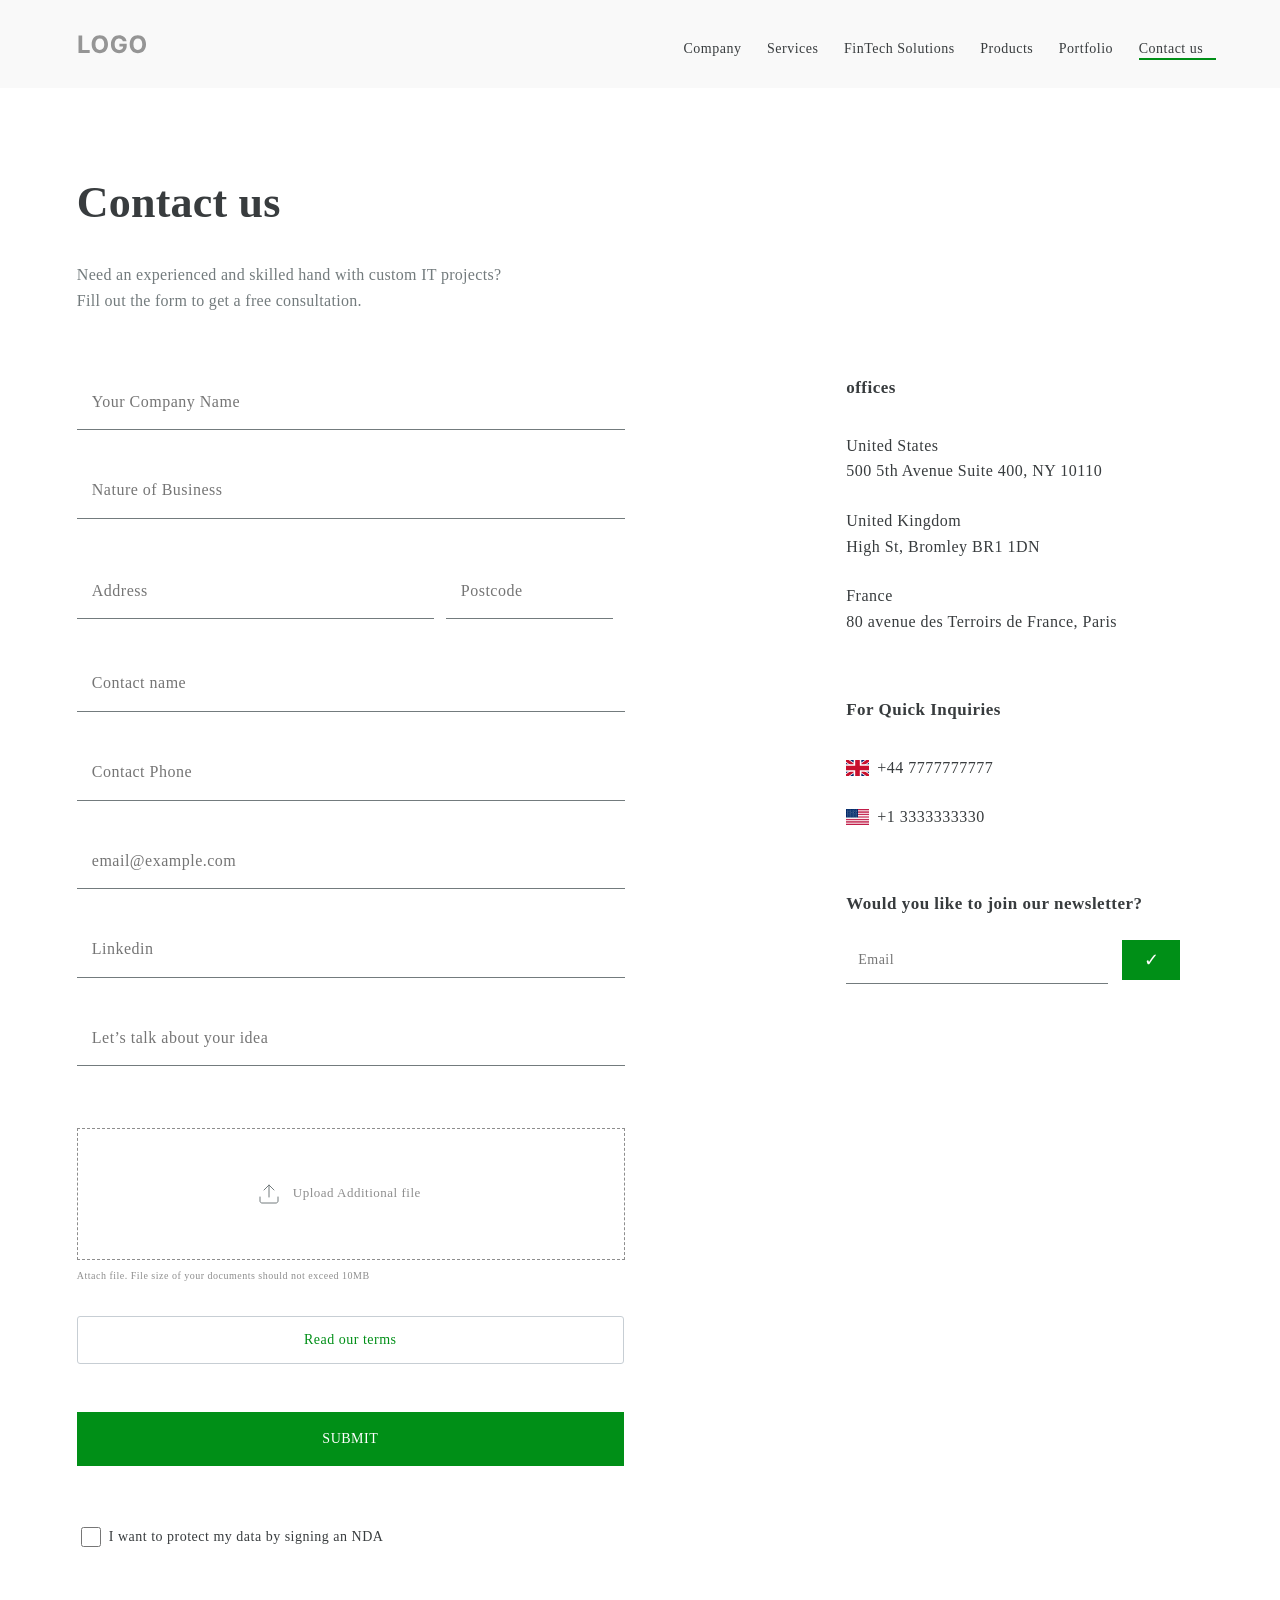
<file: index.html>
<!DOCTYPE html>
<html lang="en">
<head>
    <meta charset="UTF-8" />
    <meta name="viewport" content="width=device-width, initial-scale=1.0" />
    <title>Redirecting...</title>

    <!-- Auto redirect to Form.html -->
    <meta http-equiv="refresh" content="0; url=Form.html" />

    <style>
        body {
            display: flex;
            justify-content: center;
            align-items: center;
            height: 100vh;
            font-family: Arial, sans-serif;
            background: #f5f5f5;
            margin: 0;
        }
        .message {
            text-align: center;
            color: #333;
        }
    </style>
</head>
<body>
    <div class="message">
        <h2>Redirecting to the application form...</h2>
        <p>If you are not redirected automatically, <a href="Form.html">click here</a>.</p>
    </div>
</body>
</html>
</file>
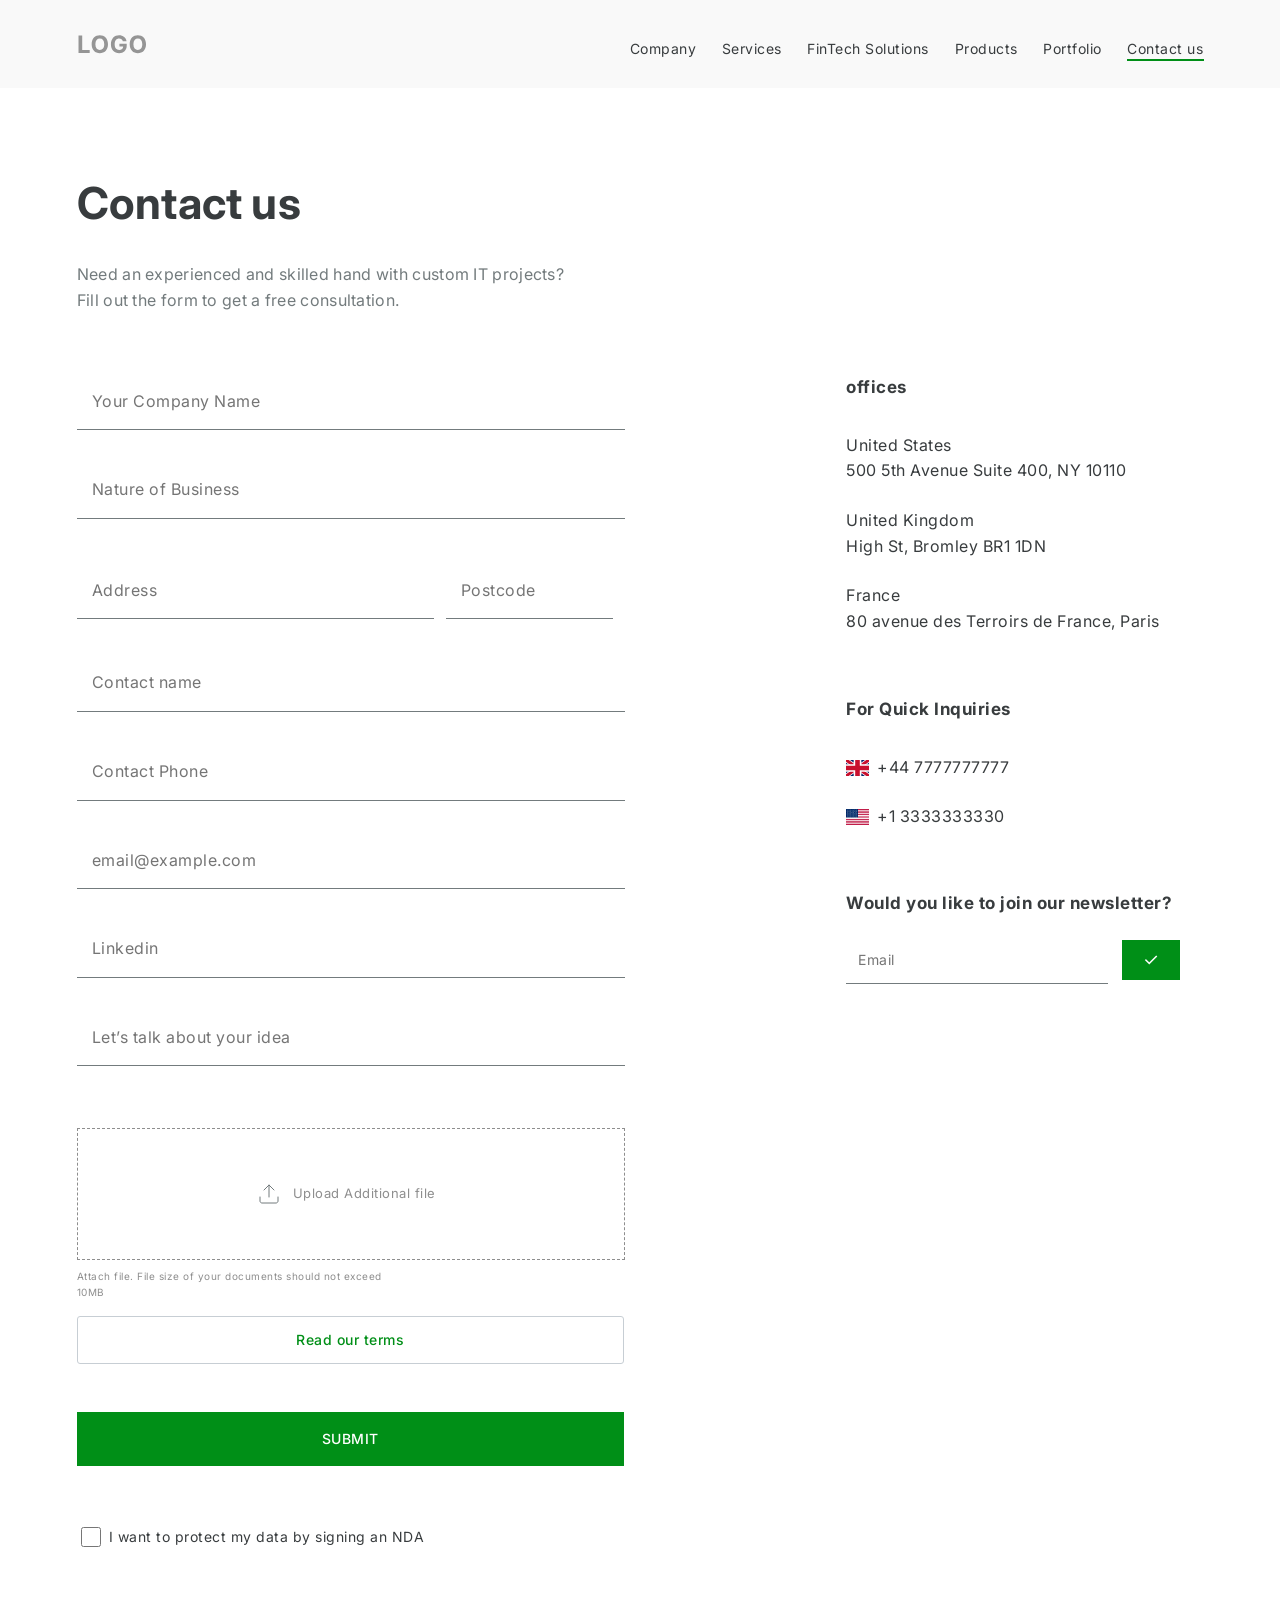
<file: Form.html>
<!DOCTYPE html>
<html lang="en">
<head>
    <meta charset="UTF-8">
    <meta name="viewport" content="width=device-width, initial-scale=1.0">
    <link rel="stylesheet" href="FormStyle.css">
    <title>Application Form</title>
    <link rel="icon" type="image/svg" href="photos\logo.svg">
    <link rel="preconnect" href="https://fonts.googleapis.com">
    <link rel="preconnect" href="https://fonts.gstatic.com" crossorigin>
    <link href="https://fonts.googleapis.com/css2?family=Inter:ital,opsz,wght@0,14..32,100..900;1,14..32,100..900&display=swap" rel="stylesheet">
    <script src="form.js"></script>
</head>
<body>
    <div class="container">
       <nav class="navbar">
            <button class="hamburger" type="button" aria-label="Open menu" onclick="toggleMenu()">☰</button>
            <img class="logo" src="photos/logo.svg" alt="logo">
            <ul class="navMenu" id="navMenu">
                <li><a href="company.html" onclick="closeMenu()">Company</a></li>
                <li><a href="services.html" onclick="closeMenu()">Services</a></li>
                <li><a href="FinTech.html" onclick="closeMenu()">FinTech Solutions</a></li>
                <li><a href="products.html" onclick="closeMenu()">Products</a></li>
                <li><a href="portfolio.html" onclick="closeMenu()">Portfolio</a></li>
                <li><a class="active" href="Form.html" onclick="closeMenu()">Contact us</a></li>
            </ul>
        </nav>


        <header>
            <h1>Contact us</h1>
            <p>Need an experienced and skilled hand with custom IT projects?<br>Fill out the form to get a free consultation.</p>
        </header>
            <div class="twoSidses">
                <form class="contactForm" id="contact-form" onsubmit="return validateForm()">
                    <input class="card" type="text" id="company-name" placeholder="Your Company Name" onkeyup="validateCompany()">
                    <p id="company-error" class="error-text"></p>

                    <input class="card" type="text" id="business-nature" placeholder="Nature of Business" onkeyup="validateBusiness()">
                    <p id="business-error" class="error-text"></p>

                    <div class="twoCols card">
                    <div class="col">
                        <input class="twoCols1" type="text" id="address" placeholder="Address" onkeyup="validateAddress()">
                        <p id="address-error" class="error-text"></p>
                    </div>

                    <div class="col">
                        <input class="twoCols2" type="text" id="postcode" placeholder="Postcode" onkeyup="validatePostcode()">
                        <p id="postcode-error" class="error-text"></p>
                    </div>
                    </div>


                    <input class="card" type="text" id="contact-name" placeholder="Contact name" onkeyup="validateContactName()">
                    <p id="name-error" class="error-text"></p>

                    <input class="card" type="tel" id="contact-phone" placeholder="Contact Phone" onkeyup="validatePhone()">
                    <p id="phone-error" class="error-text"></p>

                    <input type="email" class="card" id="contact-email" placeholder="email@example.com" onkeyup="validateEmail()">
                    <p id="email-error" class="error-text"></p>

                    <input class="card" type="text" id="linkedin" placeholder="Linkedin">
                    <p id="linkedin-error" class="error-text"></p>

                    <input class="card input-idea" type="text" id="idea" placeholder="Let’s talk about your idea" onkeyup="validateIdea()">
                    <p id="idea-error" class="error-text"></p>

                    <label class="file-upload">
                        <img src="photos/upload.svg" alt="upload">
                        <p class="uploadP">Upload Additional file</p>
                        <input type="file" id="attachment" name="attachment" hidden>
                    </label>

                    <p class="upload-note">Attach file. File size of your documents should not exceed 10MB</p>

                    <button type="button" id="read-terms-btn" onclick="openTerms()" class="btn-terms">Read our terms</button>
                    <button type="submit" class="btn-submit">SUBMIT</button>
                    <p id="submit-error" class="error-text"></p>

                    <div class="nda-box">
                        <input type="checkbox" class="nda-checkbox" id="nda">
                        <label for="nda">I want to protect my data by signing an NDA</label>
                    </div>

                </form>

                <div class="right-side">
                    <div class="locations">
                        <h2>offices</h2>
                        <div class="location">
                            <p>United States<br>500 5th Avenue Suite 400, NY 10110</p>
                        </div>
                        <div class="location">
                            <p>United Kingdom<br>High St, Bromley BR1 1DN</p>
                        </div>
                        <div class="location">
                            <p>France<br>80 avenue des Terroirs de France, Paris</p>
                        </div>
                    </div>

                    <div class="quires">
                        <h2>For Quick Inquiries</h2>
                        <div class="phones">
                            <div class="phone">
                            <img src="photos/flag-uk 1.svg" alt="uk flag">
                            <p>+44 7777777777</p>
                            </div>
                            <div class="phone">
                            <img src="photos/flag-us 1.svg" alt="us flag">
                            <p>+1 3333333330</p>
                            </div>
                        </div>
                    </div>

                    <div class="subsicribe">
                        <h2>Would you like to join our newsletter?</h2>
                       <form class="newsletter-row" id="newsletter-form" onsubmit="return validateNewsletter()">
                            <input type="email" placeholder="Email" class="newsletter-input" id="newsletter-email">
                            <button type="submit" class="newsletter-btn">✓</button>
                        </form>
                        <p id="newsletter-error" class="error-text"></p>

                    </div>
                </div>
            </div>
    </div>
    
    <div id="terms-modal" class="modal">
    <div class="modal-content">
        <h2>Terms & Conditions</h2>
        <div class="modal-body">
            <p>
                This is dummy terms text. You can scroll this area to read more. <br><br>
                Lorem ipsum dolor sit amet, consectetur adipisicing elit. Cum quia numquam expedita molestiae earum, obcaecati sapiente unde ex, nulla fugit, maxime sequi animi autem ad qui placeat. Culpa similique pariatur repudiandae dolor accusantium fuga earum officiis eos quos illo amet voluptatibus quae itaque quam ducimus provident eius laboriosam blanditiis, nesciunt doloribus. Ea natus cumque vitae modi molestias officiis deserunt repellat perferendis ut velit, totam harum quae hic dolorem eos maxime accusantium. Id quaerat necessitatibus aliquam vero sed accusamus optio ab voluptatum quisquam voluptatem magni in distinctio molestias, libero vitae tenetur facere repellat voluptate, temporibus delectus a? Laborum asperiores nesciunt consequuntur neque inventore quisquam sapiente est fuga qui, officiis vero hic placeat eius! Atque officia qui soluta, facilis quam tempore aspernatur ex neque incidunt optio sed et repellendus est, fugiat nemo sapiente vero eaque delectus porro voluptates similique possimus ratione odit. Suscipit numquam consectetur dolores error maxime commodi repudiandae. Impedit nihil voluptas quidem, eveniet dolore voluptatem sit assumenda, quae modi nemo enim consectetur ullam quas veritatis! Tenetur similique consequatur, dolores amet repellendus omnis dolorum nulla unde corporis, deserunt quo temporibus commodi eos ad! Facere nisi repellendus obcaecati, exercitationem unde blanditiis laboriosam iure beatae pariatur error laborum, itaque odit tempore officia ab placeat nulla dolores ipsum eum sit provident veritatis facilis? Excepturi reiciendis impedit libero adipisci eaque, dolorem ducimus quibusdam velit vitae cupiditate ex esse assumenda blanditiis possimus cum? Asperiores at beatae sit, hic ducimus odit veritatis fugiat maiores atque praesentium esse ab perspiciatis sed labore omnis quae mollitia minima officia assumenda eius natus, dignissimos molestiae soluta optio. Veritatis cumque voluptas, magni pariatur, dolorem, error omnis nam molestiae voluptatem sint laborum! Velit animi nostrum labore, voluptates aperiam corporis eaque placeat nam molestias id maxime tempore aut vitae ex quod odio perspiciatis? Perferendis asperiores quo officia, itaque minus error eligendi incidunt ducimus quis similique doloribus aut suscipit sed omnis, vel distinctio perspiciatis, harum corporis nisi optio soluta illo excepturi. Consequuntur perferendis nisi aspernatur deserunt delectus maiores dolorem saepe quasi illum, itaque voluptas ipsa! Iure eligendi dolorem harum officiis esse autem amet ducimus alias repudiandae voluptate debitis, quidem consequuntur ipsam ex. Aut voluptas vitae provident. Recusandae adipisci perferendis nemo. Minus maxime dolor vero itaque autem numquam fugiat accusamus? Laborum laudantium veritatis, rem dignissimos repellat natus qui amet expedita tenetur suscipit minima, eveniet placeat illo quisquam voluptatum vel molestias est! Sit totam suscipit doloribus natus! Repellat architecto distinctio, suscipit labore numquam a laborum quo debitis pariatur assumenda veniam fugit modi odit facere blanditiis eius inventore excepturi ab eum est. Saepe autem qui pariatur repellat. Veritatis veniam cum atque. Voluptatibus atque tempora tenetur hic beatae quam deserunt, facere consequuntur, iusto cumque pariatur quos, perferendis suscipit distinctio saepe odit unde dolore temporibus possimus cum culpa iste amet tempore. Dolorum et dolor, qui quos excepturi dolorem minima reprehenderit iure laborum officia odit tempora atque perferendis? Minima vitae minus repudiandae sint recusandae voluptatum? Consequatur ex, tempora voluptatem asperiores obcaecati cumque error aliquid aspernatur harum necessitatibus soluta ipsa, praesentium autem! Aspernatur nesciunt hic eligendi, nihil quas aperiam accusantium odit non.
            </p>
        </div>

        <div class="modal-footer">
            <label>
                <input type="checkbox" id="terms-checkbox" onchange="toggleTermsAccepted()">
                I have read and accept the terms.
            </label>

            <button type="button" onclick="closeTerms()" class="btn-close-modal">Close</button>
        </div>
    </div>
    </div>
    
    <div id="toast" class="toast">Form submitted successfully!</div>
    <div id="toast-news" class="toast">Subscribed successfully!</div>

</body>
</html>
</file>
<file: FormStyle.css>
* {
  margin: 0;
  padding: 0;
  box-sizing: border-box;
  font-family: "Inter";
  line-height: 160%;

}

.navbar{
    width: 100%;
    height: 88px;
    background-color: rgba(149, 149, 149, 0.06);
    display: flex;
    
}

.logo {
  width: 70px;
  height: 32px;
  margin-top: 28px;
  margin-left: 160px;
}
.navMenu {
    list-style: none;
    display: flex;
    gap: 32px;  
    width: 613px;
    height: 18px;
    margin-top: 35px;
    margin-left: 413.5px;
                    
}

.navMenu a {
    font-family: "Inter";
    font-size: 14px;
    font-weight: 400;
    line-height: 18px;
    letter-spacing: 0.5px;
    color: rgba(56, 60, 62, 1);
    text-decoration: none;
    vertical-align: middle;
}

.navMenu a.active {
    position: relative;
}

.navMenu a.active::after {
    content: "";
    position: absolute;
    left: 0;
    bottom: -4px;   
    width: 77px;       
    height: 2px;       
    background-color: rgba(0, 143, 23, 1); 
}
header{
    font-family: "Inter";

}

header h1{
    width: 547px;
    height: 70px;
    margin-top: 80px;
    margin-left: 161px;
    font-weight: 700;
    font-size: 44px;
    line-height: 160%;
    letter-spacing: 0.2px;
    color: rgba(56, 60, 62, 1);
}

header p{
    width: 547px;
    height: 52px;
    margin-top: 24px;
    margin-left: 161px;
    font-weight: 400;
    font-size: 16px;
    line-height: 160%;
    letter-spacing: 0.3px;
    color: rgba(115, 123, 125, 1);

}


.contactForm{
    display: flex;
    flex-wrap: nowrap;
    flex-direction: column;
    width: 548px;
    height: 762px;
    margin-top:80px ;
    margin-left: 160px;
    gap: 8px;
    margin-bottom: 300px;
}

.card {
    display: flex;
    flex-wrap: nowrap;
    justify-content: space-between;
    padding-top: 12px;
    padding-bottom: 12px;
    gap: 12px;
    width: 548px;
    
}

.contactForm input {
  border: none;
  border-bottom: 1px solid #737B7D;
  outline: none;
  font-weight: 400;
  font-size: 16px;
  line-height: 160%;
  letter-spacing: 0.5px;
  vertical-align: middle;
  padding: 15px ;

}
.twoCols {
  display: flex;
  gap: 12px;
  padding-top: 12px;
  
}

.twoCols1{
    width:357px;
}
.twoCols2{
    width: 167px;
}

.error-text {
  color: #D40D0D;
  width: 357px;
  height: 16px;
  font-weight: 400;
  font-size: 10px;
  line-height: 160%;
  letter-spacing: 0.5px;
  vertical-align: middle;
  padding-left: 12px;
}


.file-upload{
    width: 548px;
    height:132px;
    display: flex;
    border: 1px dashed #8E8E8E;
    margin-top: 30px;
    padding: 40px 16px;
    gap: 12px;
    font-size: 13px;
    align-items: center;
    justify-content: center;
}

.file-upload img{
    width: 24px;
    height: 24px;
}
.file-upload p {
    width: 152px;
    height: 22px;
    font-weight: 400;
    size: 14px;
    line-height: 160%;
    letter-spacing: 0.5px;
    vertical-align: middle;
    color: #8E8E8E;
}

.upload-note{
    width: 333px;
    height: 16px;
    font-weight: 400;
    font-size: 10px;
    letter-spacing: 0.5px;
    vertical-align: middle;
    color: #8E8E8E;
}

.btn-submit {
    width: 547px;
    height: 54px;
    padding: 16px;
    margin-top: 40px;
    background: #008F17;
    color: #fff;
    border: none;
    cursor: pointer;
    font-weight: 500;
    font-size: 14px;
    letter-spacing: 0.5px;
    vertical-align: middle;

}

.nda-box {
    width: 365px;
    min-height: 48px;
    margin-top: 15px;
    display: flex;
    align-items: center;
    gap: 8px;
    padding: 12px 16px 12px 4px;
    border-radius: 4px;
}

.nda-checkbox {
    width: 20px;
    height: 20px;
    cursor: pointer;
}

.nda-box label {
    font-size: 14px;
    font-weight: 400;
    letter-spacing: 0.5px;
    color: #383C3E;
    vertical-align: middle;
    cursor: pointer; 
}

.twoSidses{
    display: flex;
}

.locations{
    display: flex;
    flex-direction: column;
    flex-wrap: nowrap;
    width: 357px;
    height: 262px;
    margin-top: 80px;
    margin-left: 430px;

}
.locations h2{
    font-weight: 700;
    font-size: 17px;
    line-height: 160%;
    letter-spacing: 0.5px;
    vertical-align: middle;
    color: #383C3E;
    margin-bottom: 32px;

}

.location p{
    margin-bottom: 24px;
    font-weight: 400;
    font-size: 16px;
    letter-spacing: 0.5px;
    vertical-align: middle;
    color: #383C3E;
}

.quires{
    display: flex;
    flex-direction: column;
    margin-left: 430px;
    margin-top: 80px;
    width: 357px;
    height: 134px;
    gap: 32px;
}

.quires h2{
    font-weight: 700;
    font-size: 17px;
    line-height: 160%;
    letter-spacing: 0.5px;
    vertical-align: middle;
    color: #383C3E;

}
.phones{
    display: flex;
    flex-wrap: nowrap;
    flex-direction: column;
    gap: 24px;
}
.phone{
    display: flex;
    align-items: center;
    flex-wrap: nowrap;
    gap: 8px;
}

.phone img{
    width: 23px;
    height: 16px;
}

.phone p{
    font-weight: 400;
    font-size: 16px;
    letter-spacing: 0.5px;
    vertical-align: middle;
    color: #383C3E;
}

.subsicribe{
    margin-top: 80px;
    margin-left: 430px;
}
.subsicribe h2{
    font-weight: 700;
    font-size: 17px;
    line-height: 160%;
    letter-spacing: 0.5px;
    vertical-align: middle;
    color: #383C3E;
}


.newsletter-row {
    display: flex;
    align-items: center;
    gap: 14px; 
    padding-top: 20px;                 
}


.newsletter-input {
    width: 262px;
    border: none;
    border-bottom: 1px solid #737B7D;
    padding: 12px;
    font-size: 14px;
    font-weight: 400;
    line-height: 160%;
    letter-spacing: 0.5px;
}

.newsletter-btn {
    width: 58px;
    height: 40px;
    background-color: #008F17;   
    border: none;
    cursor: pointer;
    color: white;
    font-size: 18px;
    line-height: 0;
    display: flex;
    align-items: center;
    justify-content: center;
}

.modal {
  display: none;
  position: fixed;
  top: 0;
  left: 0;
  width: 100%;
  height: 100%;
  backdrop-filter: blur(4px);
  background: rgba(0, 0, 0, 0.45);
  justify-content: center;
  align-items: center;
  z-index: 1000;
}
.modal-content {
  background: #ffffff;
  width: 90%;
  max-width: 520px;
  max-height: 80vh;
  border-radius: 12px;
  box-shadow: 0px 10px 40px rgba(0, 0, 0, 0.2);
  display: flex;
  flex-direction: column;
  overflow: hidden;
  animation: fadeUp 0.35s ease;
}

@keyframes fadeUp {
  from { transform: translateY(30px); opacity: 0; }
  to   { transform: translateY(0); opacity: 1; }
}

.modal-content h2 {
  padding: 20px;
  font-size: 20px;
  font-weight: 700;
  color: #383C3E;
  border-bottom: 1px solid #eee;
}

.modal-body {
  flex: 1;
  padding: 20px;
  overflow-y: auto;
  font-size: 15px;
  color: #555;
  line-height: 1.7;
}

.modal-footer {
  position: sticky;
  bottom: 0;
  background: #ffffff;
  padding: 16px 20px;
  border-top: 1px solid #eee;
  display: flex;
  justify-content: space-between;
  align-items: center;
}

.btn-close-modal {
  background: #008F17;
  color: white;
  border: none;
  padding: 10px 16px;
  border-radius: 8px;
  cursor: pointer;
  transition: 0.3s ease;
}

.btn-close-modal:hover {
  background: #006E12;
  transform: translateY(-2px);
}
.btn-terms {
  width: 547px;
  height: 48px;
  margin-top: 24px;
  background-color: #ffffff;          
  border: 0.5px solid #C7CED4;         
  border-radius: 3px;                
  display: flex;
  align-items: center;
  justify-content: center;
  font-size: 14px;
  font-weight: 500;
  letter-spacing: 0.5px;
  color: #008F17;                    
  cursor: pointer;
  outline: none;
}

.btn-terms:hover {
  background-color: #F4FFF7;             
  box-shadow: 0 4px 12px rgba(0,0,0,0.08);
  transform: translateY(-1px);
}

.btn-terms:active {
  transform: translateY(0);
  box-shadow: 0 2px 6px rgba(0,0,0,0.04);
}

.toast {
  position: fixed;
  top: 20px;
  right: 20px;
  background: #008F17;
  color: #ffffff;
  padding: 14px 20px;
  border-radius: 6px;
  font-size: 14px;
  font-weight: 500;
  opacity: 0;
  pointer-events: none;
  transform: translateY(-20px);
  transition: opacity 0.4s ease, transform 0.4s ease;
  z-index: 2000;
}

.toast.show {
  opacity: 1;
  transform: translateY(0);
}


.hamburger {
  display: none;
  background: none;
  border: none;
  cursor: pointer;
  font-size: 26px;
  line-height: 1;
  color: #383C3E;
}



@media (max-width: 1800px) and (min-width: 769px) {

  .navbar{
    justify-content: space-between;
    align-items: center;
    padding: 0 clamp(16px, 6vw, 160px);
  }

  .logo{
    margin: 0;
  }

  .navMenu{
    margin: 0;
    width: auto;
    gap: clamp(14px, 2vw, 32px);
  }


  header h1{
    width: auto;
    height: auto;
    margin-left: 0;
    padding: 0 clamp(16px, 6vw, 160px);
  }

  header p{
    width: auto;
    height: auto;
    margin-left: 0;
    padding: 0 clamp(16px, 6vw, 160px);
  }

  .twoSidses{
    padding: 0 clamp(16px, 6vw, 160px);
    gap: clamp(24px, 4vw, 120px);
    align-items: flex-start;
  }

  .contactForm{
    margin-left: 0;
    margin-top: 60px;
    margin-bottom: 120px;
    flex: 0 0 548px;
  }


  .locations,
  .quires,
  .subsicribe{
    margin-left: 0;
    margin-top: 60px;
    width: 357px;
  }
}


@media (max-width: 768px) {
  body { overflow-x: hidden; }

  .navbar {
    height: 56px;
    padding: 0 16px;
    align-items: center;
    justify-content: flex-start;
    background: #ffffff;
  }

  .hamburger {
    display: inline-flex;
    align-items: center;
    justify-content: center;
    width: 40px;
    height: 40px;
    background: none;
    border: none;
    cursor: pointer;
    font-size: 26px;
    line-height: 1;
    color: #383C3E;
  }

  .logo { display: none; }

  .navMenu {
    position: fixed;
    top: 0;
    left: -100%;
    width: 75%;
    max-width: 280px;
    height: 100vh;
    background: #ffffff;
    box-shadow: 2px 0 14px rgba(0,0,0,0.12);
    margin: 0;
    padding: 72px 20px 24px;
    flex-direction: column;
    gap: 18px;
    z-index: 2000;
    transition: left 0.3s ease;
  }

  .navMenu.open { left: 0; }

  .navMenu li { width: 100%; }

  .navMenu a {
    font-size: 16px;
    display: inline-block;
    width: 100%;
    padding: 10px 4px;
  }

  .navMenu a.active::after {
    width: 0;
    height: 0;
  }

  header { padding: 24px 16px 0; }

  header h1 {
    width: auto;
    height: auto;
    margin: 0;
    font-size: 28px;
    line-height: 1.35;
  }

  header p {
    width: auto;
    height: auto;
    margin: 8px 0 0;
    font-size: 14px;
    line-height: 1.6;
  }

  .twoSidses { 
    flex-direction: column; 
}

  .contactForm {
    width: 100%;
    height: auto;
    margin: 24px 0 24px;
    padding: 0 16px;
    gap: 10px;
  }

  .card,
  .file-upload,
  .btn-submit,
  .btn-terms {
    width: 100%;
  }

  .contactForm input {
    width: 100%;
    padding: 12px 0;
  }


  .twoCols {
  display: flex;
  gap: 12px;
  padding-top: 12px;
}

.twoCols .col {
  display: flex;
  flex-direction: column;
  flex: 1;
}

.twoCols .col input {
  width: 100%;
}

.twoCols .col .error-text {
  width: 100%;
  height: auto;    
  padding-left: 12px;
  margin-top: 4px;
}


  .twoCols1,
  .twoCols2 {
    width: 100%;
  }

  .error-text,
  .upload-note {
    width: 100%;
    padding-left: 0;
  }

  .file-upload {
    margin-top: 16px;
    padding: 22px 16px;
    height: auto;
  }

  .btn-terms { margin-top: 16px; }
  .btn-submit { margin-top: 16px; }


  .nda-box {
    width: 100%;
    display: flex;
    align-items: flex-start;
    gap: 10px;
    padding: 0;
    min-height: auto;
  }

  .nda-checkbox {
    flex: 0 0 20px;
    margin-top: 2px;
  }

  .nda-box label {
    flex: 1;
    text-align: left;
    line-height: 1.4;
    display: block;
  }

  .locations,
  .quires,
  .subsicribe {
    width: 100%;
    margin-left: 0;
    padding: 0 16px;
  }

  .locations { margin-top: 24px; }
  .quires { margin-top: 24px; }
  .subsicribe {
    margin-top: 24px;
    margin-bottom: 40px;
  }

  .newsletter-row {
    width: 100%;
    padding-top: 14px;
  }

  .newsletter-input {
    width: 100%;
    flex: 1;
    padding: 12px 0;
  }
}


@media (max-width: 1800px) and (min-width: 769px) {
  .navbar{
    justify-content: space-between;
    align-items: center;
    padding: 0 clamp(16px, 6vw, 160px);
  }

  .logo{ margin: 0; }

  .navMenu{
    margin: 0;
    width: auto;
    gap: clamp(14px, 2vw, 32px);
  }

  header h1{
    width: auto;
    height: auto;
    margin-left: 0;
    padding: 0 clamp(16px, 6vw, 160px);
  }

  header p{
    width: auto;
    height: auto;
    margin-left: 0;
    padding: 0 clamp(16px, 6vw, 160px);
  }

  .twoSidses{
    padding: 0 clamp(16px, 6vw, 160px);
    gap: clamp(24px, 4vw, 120px);
    align-items: flex-start;
  }

  .contactForm{
    margin-left: 0;
    margin-top: 60px;
    margin-bottom: 60px;
    flex: 0 0 548px;
    height: auto;            
  }

  .btn-submit,
  .btn-terms {
    display: block;
  }

  .locations,
  .quires,
  .subsicribe{
    margin-left: 0;
    margin-top: 60px;
    width: 357px;
  }

  .right-side { 
    margin-top: 0;
    margin-left: auto;
   }
}

@media (max-width: 1100px) and (min-width: 769px) {

  .twoSidses{
    flex-direction: column;
    align-items: stretch;
    padding: 0 clamp(16px, 6vw, 160px); 
  }

  .contactForm{
    flex: none;
    width: 100%;
    max-width: 548px;
    margin: 40px 0 24px;  
    padding: 0;         
  }

  .right-side{
    width: 100%;
    max-width: 548px;
    margin: 0 0 60px;     
    margin-top: 24px;
  }

  .locations,
  .quires,
  .subsicribe{
    width: 100%;
    margin-top: 24px;
    margin-left: 0;
    padding: 0;
  }
}
</file>
